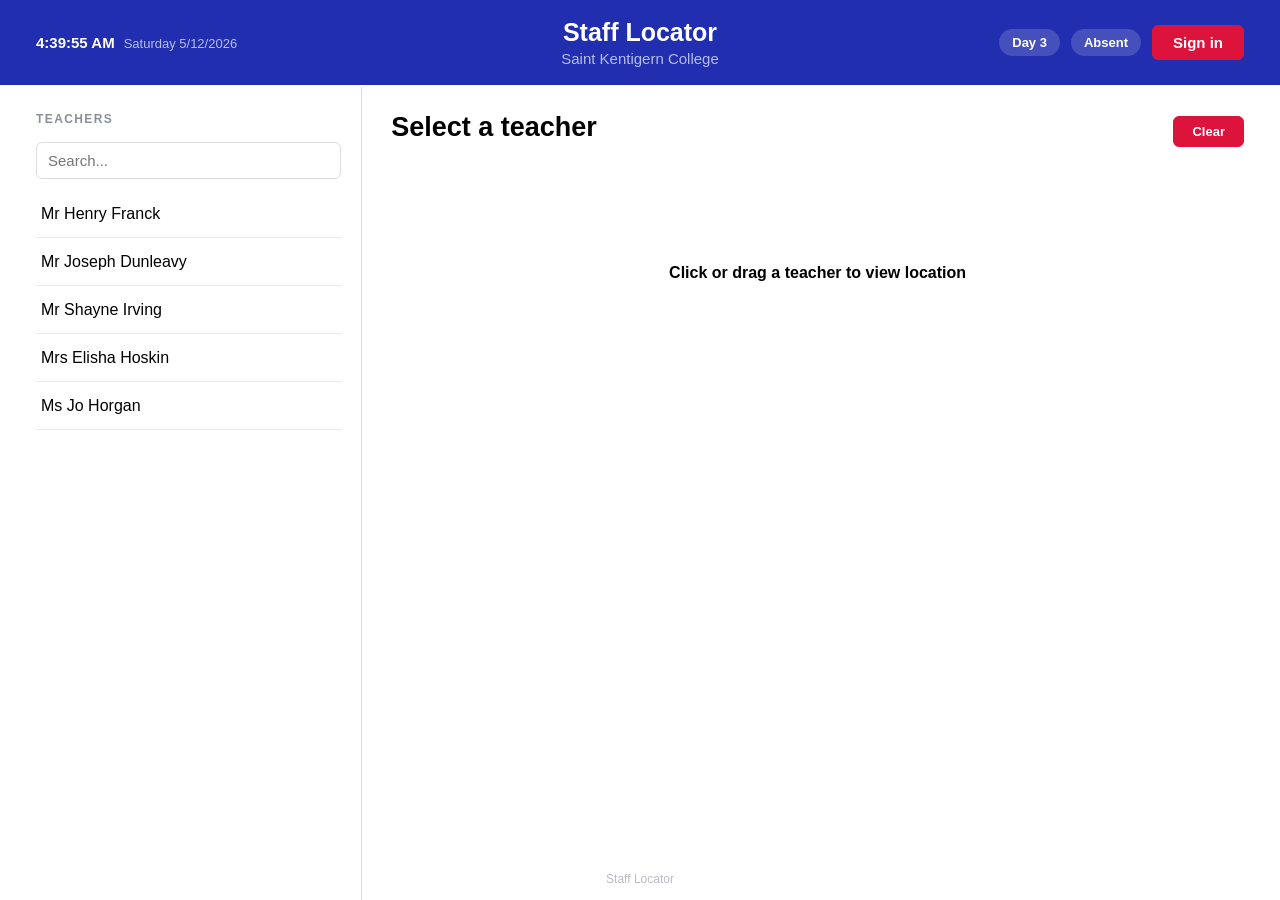
<file: index.html>
<!DOCTYPE html>
<html lang="en">
<head>
    <!-- character set (supports all languages) -->
    <meta charset="UTF-8">
    <!-- makes page work on phones/tablets -->
    <meta name="viewport" content="width=device-width, initial-scale=1.0">
    <!-- shows on browser tab -->
    <title>Staff Locator</title>
    <!-- Link to external CSS file for styling -->
    <link rel="stylesheet" href="index.css">
</head>

<body>
    <!-- Main container - wraps everything -->
    <div class="app-shell">

        <!-- HEADER - top bar -->
        <div class="header">

            <!-- Left: clock and date -->
            <div class="header-left">
                <div class="header-clock">
                    <span class="clock" id="liveClock">--:--:--</span>
                    <span class="date" id="dayDateDisplay"></span>
                </div>
            </div>

            <!-- Center: page title and school name -->
            <div class="header-center">
                <h1>Staff Locator</h1>
                <p class="header-sub">Saint Kentigern College</p>
            </div>

            <!-- Right: status badges and login button -->
            <div class="header-right">
                <span class="pill pill-neutral" id="headerDayBadge">Day –</span>
                <span class="pill pill-neutral" id="headerStatusBadge">—</span>
                <button class="login-btn" id="loginBtn">Login</button>
            </div>
        </div>

        <!-- MAIN CONTENT -->
        <div class="page-content">
            <div class="dashboard">

                <!-- LEFT PANEL: teacher list -->
                <div class="teacher-panel">
                    <div class="panel-title">Teachers</div>
                    <!-- Search box -->
                    <div class="search-box">
                        <input type="text" id="searchInput" placeholder="Search...">
                    </div>
                    <!-- List of teachers -->
                    <div class="teacher-list" id="teacherListContainer">
                        <div class="loading">Loading teachers...</div>
                    </div>
                </div>

                <!-- RIGHT PANEL: timetable for selected teacher -->
                <div class="timetable-panel" id="dropZonePanel">
                    <!-- Header with teacher name and clear button -->
                    <div class="timetable-header">
                        <div class="selected" id="selectedTeacherName">Select a teacher</div>
                        <button class="clear-btn" id="clearListBtn">Clear</button>
                    </div>
                    <!-- Teacher's current status -->
                    <div class="status" id="statusDisplay"></div>
                    <!-- Timetable view -->
                    <div class="timetable-list" id="timetableView">
                        <div class="drop-msg">
                            <div class="main">Click or drag a teacher to view location</div>
                        </div>
                    </div>
                </div>
            </div>

            <!-- FOOTER -->
            <footer>Staff Locator</footer>
        </div>
    </div>

    <!-- Link to external JavaScript file for interactivity -->
    <script src="index.js"></script>
</body>
</html>
</file>
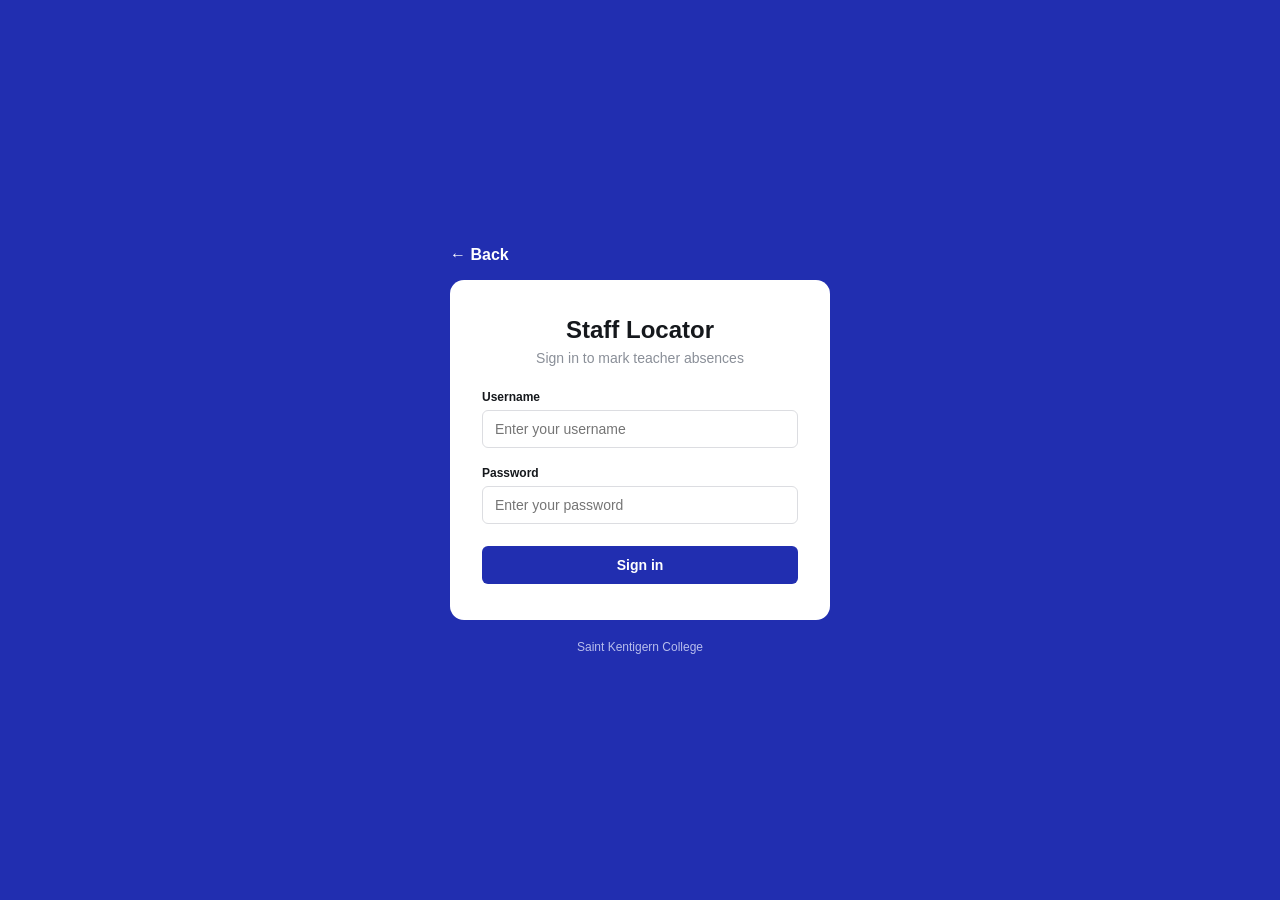
<file: login.html>
<!DOCTYPE html>
<!-- Tells the browser this is an HTML5 document -->

<html lang="en">
<head>
    <meta charset="UTF-8">
    <!-- 'UTF-8' supports all characters -->

    <meta name="viewport" content="width=device-width, initial-scale=1.0">
    <!-- Makes the page responsive: matches screen width and no zoom on load -->

    <title>Login</title>
    <!-- Text -->

    <link rel="stylesheet" href="login.css">
    <!-- Links the CSS file -->
</head>

<body>
    <div class="login-container">
        <!-- A 'container' div -->

        <!-- Back button -->
        <a href="index.html" class="back-btn">← Back</a>
        <!--A hyperlink takes user to the "index.html". it applies "back-btn"  styles -->

        <div class="login-card">
            <!-- A container for the login box (styled as a "login-card") -->

            <div class="login-header">
                <!-- Header of the card -->
                <h1>Staff Locator</h1>
                <p>Sign in to mark teacher absences</p>
                <!-- description under the heading -->
            </div>

            <!-- Error message display -->
            <div id="errorMessage" class="error-message" style="display: none;">
                <!-- used by JavaScript to target this element. hidden by default -->
            </div>

            <form>
                <!-- Collect user input. JavaScript handles clicks on the sign-in button. -->

                <div class="form-div">
                    <!-- 'form-div' groups a label + input field -->
                    <span>Username</span>
                    <!-- inline text-->

                    <input type="text" id="username" placeholder="Enter your username" autocomplete="username">
                    <!-- creates a text box for username input.JavaScript reads this value.
                         placeholder hint text inside box. autocomplete suggest saved usernames. -->
                </div>

                <div class="form-div">
                    <!-- 'form-div' groups a label + input field -->
                    <span>Password</span>
                    <input type="password" id="password" placeholder="Enter your password" autocomplete="current-password">
                    <!-- creates a text box for password input.JavaScript reads this value.
                         placeholder hint text inside box. autocomplete suggest saved password. -->
                </div>

                <button type="submit" id="signBtn" class="signin-btn">Sign in</button>
                <!-- a clickable button.when clicked, it triggers the form's 'submit' event. -->
            </form>
        </div>

        <div class="footer">
            <p>Saint Kentigern College</p>
            <!-- Footer text at the bottom of the page -->
        </div>
    </div>

    <script src="login.js"></script>
    <!-- Links the JavaScript file.-->
</body>
</html>
</file>
<file: index.css>
/* ============================================================
   COLOR PALETTE & SETTINGS
   ============================================================ */
:root {
    /* Main background colour - the blue header */
    --page-bg: #212eb0;
    /* White text on blue background */
    --on-blue-text: #ffffff;
    /* Lighter blue-grey text on blue background */
    --on-blue-muted: #b7bdec;

    /* Card and text colours */
    --card-bg: #ffffff;
    /* White background for cards */
    --text: #000000;
    /* Main text colour - black */
    --muted: #8a8f98;
    /* Grey text for less important info */
    --faint: #b9bcc3;
    /* Very light grey for borders/labels */
    --line: #e9e9ec;
    /* Light grey lines (separators) */
    --line-strong: #dcdde1;
    /* Slightly darker grey lines */

    /* Status colours (green = good, red = absent, blue = info) */
    --blue-bg: #e8f0fe;
    /* Light blue background */
    --blue-text: #2856c7;
    /* Dark blue text */
    --green-bg: #e3f6ea;
    /* Light green background */
    --green-text: #1f8a4c;
    /* Dark green text */
    --red-bg: #fde6e2;
    /* Light red background */
    --red-text: #DC143C;
    /* Dark red text (crimson) */

    /* Size settings */
    --radius: 6px;
    /* How round the corners are */
    --pc-pad-x: 36px;
    /* Left/right padding on desktop */
    --font: Arial, Helvetica, sans-serif;
    /* Font family */
}

/* ============================================================
   RESET STYLES
   ============================================================ */
* {
    margin: 0;
    /* Remove default margins */
    padding: 0;
    /* Remove default padding */
    box-sizing: border-box;
    /* Makes sizing easier - padding stays inside */
}

/* ============================================================
   PAGE BACKGROUND
   ============================================================ */
html,
body {
    height: 100%;
    /* Make page fill the whole screen */
    background: #ffffff;
    /* White background */
    font-family: var(--font);
    /* Use the font we defined above */
    color: var(--text);
    /* Use black text colour */
}

/* ============================================================
   MAIN APP CONTAINER
   ============================================================ */
.app-shell {
    position: fixed;
    /* Stays in one place on screen */
    top: 0;
    left: 0;
    right: 0;
    bottom: 0;
    display: flex;
    /* Uses flexbox for layout */
    flex-direction: column;
    /* Stacks items vertically */
    background: #ffffff;
    /* White background */
    overflow-y: auto;
    /* Allows scrolling if content is too tall */
}

/* Content area - grows to fill available space */
.page-content {
    flex: 1;
    /* Takes up remaining space */
    display: flex;
    flex-direction: column;
    padding: 0 var(--pc-pad-x);
    /* Left/right padding from variables */
}

/* ============================================================
   TOP BLUE HEADER BAR
   The blue strip at the top of the page.
   ============================================================ */
.header {
    display: flex;
    /* Uses flexbox to arrange items in a row */
    justify-content: space-between;
    /* Spreads items out: left, center, right */
    align-items: center;
    /* Vertically centers everything */
    flex-shrink: 0;
    /* Prevents header from shrinking */
    background: var(--page-bg);
    /* Blue background from variables */
    color: var(--on-blue-text);
    /* White text */
    padding: 18px 36px;
    /* Top/bottom and left/right spacing */
    border-bottom: 2px solid #ffffff;
    /* White line at bottom */
}

/* Three sections of the header - left, center, right */
.header-left,
.header-center,
.header-right {
    flex: 1;
    /* Each takes equal space */
    display: flex;
    align-items: center;
    /* Vertically center content */
}

.header-left {
    gap: 11px;
    /* Space between clock and date */
}

.header-center {
    justify-content: center;
    /* Center the title horizontally */
    flex-direction: column;
    /* Stack title and subtitle vertically */
    text-align: center;
    /* Center text alignment */
}

.header-right {
    justify-content: flex-end;
    /* Push content to the right */
    gap: 11px;
    /* Space between items */
}

/* Clock and date styling */
.header-clock {
    display: flex;
    align-items: baseline;
    /* Aligns text at the bottom */
    gap: 9px;
    /* Space between clock and date */
}

.header-clock .clock {
    font-size: 15px;
    font-weight: 600;
    /* Semi-bold */
}

.header-clock .date {
    font-size: 13px;
    color: var(--on-blue-muted);
    /* Lighter colour */
}

/* Title styling */
.header-center h1 {
    font-size: 25px;
    font-weight: 800;
    /* Bold */
}

.header-center .header-sub {
    font-size: 15px;
    color: var(--on-blue-muted);
    /* Lighter colour */
    margin-top: 3px;
    /* Small gap above */
}

/* ============================================================
   PILLS - Small rounded badges
   Used for status indicators (Day, Open/Closed, etc.)
   ============================================================ */
.pill {
    font-size: 13px;
    font-weight: 600;
    padding: 6px 13px;
    /* Space inside the pill */
    border-radius: 14px;
    /* Rounded corners */
    white-space: nowrap;
    /* Prevents text from wrapping */
}

.pill-neutral {
    background: rgba(255, 255, 255, 0.16);
    /* Semi-transparent white */
    color: var(--on-blue-text);
    /* White text */
}

/* ============================================================
   LOGIN BUTTON
   The red button in the top-right corner
   ============================================================ */
.login-btn {
    background: var(--red-text);
    /* Red background */
    color: #ffffff;
    /* White text */
    border: 1px solid var(--red-text);
    /* Red border */
    padding: 8px 20px;
    /* Space inside button */
    border-radius: var(--radius);
    /* Rounded corners */
    font-size: 15px;
    font-weight: 600;
    cursor: pointer;
    /* Hand cursor on hover */
    font-family: var(--font);
}

/* ============================================================
   DASHBOARD - Two columns side by side
   Left: Teacher list  |  Right: Timetable
   ============================================================ */
.dashboard {
    display: flex;
    gap: 0;
    /* No gap between columns */
    flex: 1;
    /* Takes up remaining space */
    min-height: 0;
    /* Allows flex to work properly */
}

/* ============================================================
   LEFT PANEL - Teacher list
   ============================================================ */
.teacher-panel {
    flex: 0 0 27%;
    /* Takes up 27% of the width */
    min-width: 224px;
    /* Minimum width before it shrinks */
    display: flex;
    flex-direction: column;
    border-right: 1px solid var(--line-strong);
    /* Separator line */
    padding: 25px 20px 36px 0;
    /* Top, right, bottom, left */
    height: 100%;
    overflow: hidden;
    /* Hides anything that overflows */
}

.panel-title {
    font-weight: 700;
    font-size: 12px;
    letter-spacing: 1.4px;
    /* Extra space between letters */
    text-transform: uppercase;
    /* ALL CAPS */
    color: var(--muted);
    padding-bottom: 16px;
    flex-shrink: 0;
    /* Prevents title from shrinking */
}

/* ============================================================
   SEARCH BOX
   The input field where users type to filter teachers
   ============================================================ */
.search-box {
    display: flex;
    align-items: center;
    gap: 7px;
    border: 1px solid var(--line-strong);
    /* Grey border */
    border-radius: var(--radius);
    padding: 0 11px;
    margin-bottom: 11px;
    flex-shrink: 0;
}

.search-box input {
    flex: 1;
    /* Takes up remaining space */
    padding: 9px 0;
    font-size: 15px;
    border: none;
    /* Remove default border */
    outline: none;
    /* Remove focus outline */
    font-family: var(--font);
    background: transparent;
    color: var(--text);
}

/* Teacher list - scrollable area */
.teacher-list {
    flex: 1;
    /* Takes up remaining space */
    overflow-y: auto;
    /* Scrolls if too many teachers */
    min-height: 0;
}

/* ============================================================
   TEACHER ITEMS
   Each teacher in the list
   ============================================================ */
.teacher {
    display: flex;
    align-items: center;
    gap: 9px;
    padding: 12px 5px;
    font-size: 16px;
    cursor: pointer;
    /* Clickable */
    border-bottom: 1px solid var(--line);
    /* Light separator */
    min-height: 48px;
}

/* When teacher is absent - strike-through text */
.teacher.absent .name {
    text-decoration: line-through;
    /* Cross out the name */
    color: var(--red-text);
}

.teacher .name {
    flex: 1;
    /* Takes up available space */
    font-weight: 500;
}

/* ============================================================
   RIGHT PANEL - Timetable
   Shows the selected teacher's schedule
   ============================================================ */
.timetable-panel {
    flex: 1;
    /* Takes up remaining space */
    display: flex;
    flex-direction: column;
    overflow: hidden;
    padding: 25px 0 36px 29px;
    /* Top, right, bottom, left */
}

/* Header of the timetable panel */
.timetable-header {
    display: flex;
    justify-content: space-between;
    /* Pushes "Clear" to the right */
    align-items: baseline;
    /* Aligns text at the bottom */
    padding-bottom: 16px;
    flex-shrink: 0;
}

.timetable-header .selected {
    font-size: 27px;
    font-weight: 800;
    /* Very bold */
}

/* Clear button - red, like the login button */
.timetable-header .clear-btn {
    background: var(--red-text);
    color: #ffffff;
    border: 1px solid var(--red-text);
    padding: 7px 18px;
    border-radius: var(--radius);
    font-size: 13px;
    font-weight: 600;
    cursor: pointer;
    font-family: var(--font);
}

/* ============================================================
   STATUS DISPLAY
   Shows the teacher's current status (e.g., "In Room 12")
   ============================================================ */
.status {
    padding: 0 var(--pc-pad-x) 18px 29px;
    margin: 0 calc(-1 * var(--pc-pad-x)) 0 -29px;
    /* Negative margin to stretch full width */
    flex-shrink: 0;
    min-height: 40px;
}

/* Large status badge */
.status .badge-lg {
    display: inline-block;
    padding: 7px 18px;
    border-radius: 16px;
    font-weight: 600;
    font-size: 15px;
    margin-bottom: 8px;
}

/* Different colours for different statuses */
.status .badge-lg.pill-green {
    background: var(--green-bg);
    color: var(--green-text);
}

.status .badge-lg.pill-red {
    background: var(--red-bg);
    color: var(--red-text);
}

/* Class and room details */
.status .details {
    display: flex;
    gap: 27px;
    margin-top: 13px;
    flex-wrap: wrap;
    /* Wraps on small screens */
}

.status .details .item {
    display: flex;
    flex-direction: column;
    gap: 4px;
}

.status .details .item .label {
    font-size: 11px;
    font-weight: 700;
    color: var(--faint);
    text-transform: uppercase;
    letter-spacing: 0.8px;
}

.status .details .item .value.class {
    font-size: 17px;
    font-weight: 700;
}

.status .details .item .value.room {
    display: inline-block;
    font-size: 15px;
    font-weight: 600;
    background: var(--blue-bg);
    color: var(--blue-text);
    padding: 4px 12px;
    border-radius: 12px;
}

.status .msg {
    font-size: 15px;
    color: var(--text);
    margin-top: 9px;
}

/* ============================================================
   TIMETABLE LIST
   Shows all periods for the selected teacher
   ============================================================ */
.timetable-list {
    flex: 1;
    padding-top: 16px;
}

.day-header {
    font-size: 12px;
    font-weight: 700;
    letter-spacing: 1.4px;
    text-transform: uppercase;
    color: var(--faint);
    padding-bottom: 11px;
}

/* ============================================================
   LESSON ROWS
   Each period in the timetable
   Uses CSS Grid for layout
   ============================================================ */
.lesson {
    display: grid;
    grid-template-columns: 94px 123px 1fr auto auto;
    /* Fixed widths for columns */
    gap: 11px;
    align-items: center;
    padding: 11px var(--pc-pad-x) 11px 29px;
    margin: 0 calc(-1 * var(--pc-pad-x)) 0 -29px;
    font-size: 16px;
    border-bottom: 1px solid var(--line);
    /* Separator line */
}

.lesson:last-child {
    border-bottom: none;
}

.lesson .period {
    font-weight: 600;
    font-size: 15px;
}

.lesson .time {
    color: var(--faint);
    font-size: 13px;
}

.lesson .class {
    font-weight: 600;
}

/* Room badge - blue rounded box */
.lesson .room {
    display: inline-block;
    font-size: 13px;
    font-weight: 600;
    background: var(--blue-bg);
    color: var(--blue-text);
    padding: 3px 11px;
    border-radius: 10px;
    justify-self: start;
}

/* Current period - highlighted in green */
.lesson.current {
    background: var(--green-bg);
    border-radius: var(--radius);
}

/* "Now" badge - shows on the current period */
.lesson .cur-badge {
    background: var(--green-bg);
    color: var(--green-text);
    padding: 3px 11px;
    border-radius: 10px;
    font-size: 12px;
    font-weight: 700;
}

/* Absent row - faded */
.lesson.absent {
    opacity: 0.55;
    /* Makes it look faded */
}

/* "absent" badge */
.lesson .absent-badge {
    background: var(--red-bg);
    color: var(--red-text);
    padding: 3px 11px;
    border-radius: 10px;
    font-size: 12px;
    font-weight: 700;
}

/* ============================================================
   PERIOD PICKER - Admin panel
   ============================================================ */
.period-picker {
    padding-top: 5px;
}

.period-picker-label {
    font-size: 15px;
    color: var(--muted);
    margin-bottom: 13px;
}

.period-grid {
    display: grid;
    grid-template-columns: repeat(auto-fill, minmax(134px, 1fr));
    /* Responsive grid */
    gap: 9px;
}

.period-chip {
    display: flex;
    align-items: center;
    gap: 9px;
    background: var(--card-bg);
    border: 1px solid var(--line-strong);
    border-radius: var(--radius);
    padding: 10px 13px;
    font-size: 15px;
    font-weight: 600;
    font-family: var(--font);
    color: var(--text);
    cursor: pointer;
    text-align: left;
}

.period-chip .chip-check {
    width: 18px;
    height: 16px;
    border-radius: 4px;
    border: 1px solid var(--line-strong);
    flex-shrink: 0;
    display: flex;
    align-items: center;
    justify-content: center;
    font-size: 12px;
    color: #fff;
}

.period-chip.absent {
    background: var(--red-bg);
    border-color: var(--red-text);
    color: var(--red-text);
}

.period-chip.absent .chip-check {
    background: var(--red-text);
    border-color: var(--red-text);
}

.period-picker-actions {
    display: flex;
    gap: 18px;
    margin-top: 16px;
}

.link-btn {
    background: transparent;
    border: none;
    color: var(--blue-text);
    font-size: 15px;
    font-weight: 600;
    font-family: var(--font);
    cursor: pointer;
    padding: 0;
}

/* ============================================================
   DROP ZONE
   Message shown when no teacher is selected
   ============================================================ */
.drop-msg {
    text-align: center;
    padding: 45px 18px;
    color: var(--muted);
}

.drop-msg .main {
    font-size: 16px;
    font-weight: 600;
    color: var(--text);
}

/* ============================================================
   FOOTER
   ============================================================ */
footer {
    position: absolute;
    /* Positioned relative to parent */
    left: 0;
    right: 0;
    bottom: 9px;
    text-align: center;
    padding: 5px;
    font-size: 12px;
    color: var(--faint);
    pointer-events: none;
    /* Prevents clicking/interaction */
}

/* ============================================================
   LOADING & EMPTY STATES
   Messages shown when data is loading or no results found
   ============================================================ */
.loading,
.no-results {
    text-align: center;
    padding: 27px;
    color: var(--muted);
    font-size: 15px;
}

/* ============================================================
   RESPONSIVE DESIGN
   These styles make the page look good on different screen sizes
   ============================================================ */

/* TABLETS */
@media (max-width: 800px) {
    :root {
        --pc-pad-x: 20px;
        /* Smaller padding on tablets */
    }

    .header {
        padding: 16px 20px;
    }

    .header-clock .date {
        display: none;
        /* Hide date on tablets to save space */
    }

    .header-center h1 {
        font-size: 21px;
        /* Smaller title */
    }

    .teacher-panel {
        flex: 0 0 32%;
        /* Slightly wider panel */
        min-width: 179px;
    }

    .lesson {
        grid-template-columns: 72px 90px 1fr auto;
        /* Adjust column widths */
        font-size: 15px;
    }

    .timetable-header .selected {
        font-size: 21px;
    }
}

/* PHONES */
@media (max-width: 650px) {
    :root {
        --pc-pad-x: 16px;
    }

    /* Header becomes a stacked layout */
    .header {
        flex-wrap: wrap;
        /* Allows items to wrap to next line */
        justify-content: center;
        gap: 7px;
        padding: 16px;
    }

    .header-left {
        order: 1;
        /* Changes the order of items */
        flex: 0 0 auto;
    }

    .header-center {
        order: 0;
        flex: 0 0 100%;
        /* Takes full width */
    }

    .header-right {
        order: 2;
        flex: 0 0 auto;
        flex-wrap: wrap;
        gap: 9px;
    }

    /* Dashboard becomes a single column (stacked) */
    .dashboard {
        flex-direction: column;
        flex: none;
        min-height: 450px;
        gap: 16px;
    }

    .teacher-panel {
        flex: none;
        max-height: 200px;
        min-width: auto;
        border-right: none;
        /* Remove side border */
        border-bottom: 1px solid var(--line-strong);
        /* Add bottom border */
        padding-right: 0;
        padding-bottom: 16px;
        height: auto;
        overflow: visible;
    }

    .teacher-list {
        max-height: 130px;
        min-height: 0;
    }

    .timetable-panel {
        flex: none;
        min-height: 280px;
        padding: 16px 0 0;
    }

    .timetable-header {
        flex-direction: column;
        /* Stack header items vertically */
        gap: 9px;
        align-items: flex-start;
    }

    .timetable-header .selected {
        font-size: 20px;
    }

    .status {
        padding: 0 0 18px;
        margin: 0;
    }

    .status .details {
        gap: 16px;
    }

    .lesson {
        grid-template-columns: 56px 72px 1fr auto;
        gap: 7px;
        font-size: 13px;
        padding: 9px 0;
        margin: 0;
    }

    .drop-msg {
        padding: 25px 13px;
    }

    .teacher {
        padding: 10px 3px;
        font-size: 15px;
    }

    footer {
        font-size: 11px;
    }
}

/* VERY SMALL PHONES */
@media (max-width: 400px) {
    .status .details {
        flex-direction: column;
        /* Stack details vertically */
        gap: 9px;
    }

    .timetable-header .selected {
        font-size: 18px;
    }

    .lesson {
        grid-template-columns: 45px 60px 1fr auto;
        /* Even smaller columns */
        gap: 6px;
        font-size: 12px;
    }

    .header-center h1 {
        font-size: 19px;
    }
}
</file>
<file: login.css>
/* COLOUR VARIABLES (like paint pots)*/
:root {
    --page-bg: #212eb0;
    /* Blue background for the whole page */
    --card-bg: #ffffff;
    /* White background for the login card */
    --text: #15181c;
    /* Dark grey for most text */
    --muted: #8a8f98;
    /* Lighter grey for less important text */
    --line-strong: #dcdde1;
    /* Light grey for borders/lines */
    --red-bg: #fde6e2;
    /* Pinkish background for error messages */
    --red-text: #c1432d;
    /* Red colour for error text */
    --radius: 6px;
    /* Small rounded corners (for inputs/buttons) */
    --card-radius: 14px;
    /* Bigger rounded corners (for the main card) */
}

/* clean slate for all elements */
* {
    margin: 0;
    /* Remove all default spacing */
    padding: 0;
    /* Remove all default padding */
    box-sizing: border-box;
    /* Makes width/height include padding & borders */
    text-decoration: none;
    /* Removes underlines from links */
}

/* PAGE BODY */
body {
    min-height: 100vh;
    /* Minimum height = full screen height */
    padding: 20px;
    /* Space around the edges */
    display: flex;
    /* Flexbox */
    justify-content: center;
    /* Center content horizontally */
    align-items: center;
    /* Center content vertically */
    background: var(--page-bg);
    /* Blue background */
    font-family: Arial, Helvetica, sans-serif;
    /* Font style */
    font-size: 14px;
    /* Base text size */
    color: var(--text);
    /* Dark text colour */
}

/* LOGIN CONTAINER */
.login-container {
    width: 100%;
    /* Takes full width of its parent */
    max-width: 380px;
    /* But stops growing at 380px */
    display: flex;
    /* Flexbox layout */
    flex-direction: column;
    /* Stacks items vertically (top to bottom) */
    align-items: flex-start;
    /* Aligns items to the left */
}

/* BACK BUTTON */
.back-btn {
    color: #ffffff;
    /* White text */
    font-size: 16px;
    /* Slightly bigger than normal */
    font-weight: 600;
    /* Bold text */
    margin-bottom: 16px;
    /* Space below the button */
}

/* LOGIN CARD*/
.login-card {
    background: var(--card-bg);
    /* White background */
    width: 100%;
    /* Takes full width of container */
    padding: 36px 32px;
    /* Space inside: 36px top/bottom, 32px left/right */
    border-radius: var(--card-radius);
    /* Rounded corners (14px) */
}

/* HEADER */
.login-header {
    margin-bottom: 24px;
    /* Space below the header */
    text-align: center;
    /* Centers the text */
}

.login-header h1 {
    font-size: 24px;
    /* Big title */
    font-weight: 800;
    /* Extra bold */
    margin-bottom: 6px;
    /* Small space below title */
}

.login-header p {
    color: var(--muted);
    /* Grey colour (less important text) */
    font-size: 14px;
    /* Normal text size */
}

/* ERROR MESSAGE */
.error-message {
    background: var(--red-bg);
    /* Pinkish background */
    color: var(--red-text);
    /* Red text */
    padding: 10px 14px;
    /* Space inside the box */
    border-radius: var(--radius);
    /* Small rounded corners*/
    font-size: 13px;
    /* Slightly smaller text */
    font-weight: 600;
    /* Bold */
    margin-bottom: 16px;
    /* Space below the error */
}

/* FORM DIVS */
.form-div {
    margin-bottom: 18px;
    /* Space between each form field */
}

.form-div span {
    display: block;
    /* Makes the label take its own line */
    font-weight: 600;
    /* Bold label text */
    margin-bottom: 6px;
    /* Small space between label and input */
    font-size: 12px;
    /* Smaller text for labels */
}

/* INPUT FIELDS */
.form-div input {
    width: 100%;
    /* Takes full width of the form */
    padding: 10px 12px;
    /* Space inside the box */
    border: 1px solid var(--line-strong);
    /* Light grey border */
    border-radius: var(--radius);
    /* Small rounded corners (6px) */
    font-size: 14px;
    /* Text inside the input */
    outline: none;
    /* Removes the blue glow when you click on it */
}


/* SIGN IN BUTTON */
.signin-btn {
    width: 100%;
    /* Full width button */
    padding: 11px;
    /* Space inside the button */
    background: var(--page-bg);
    /* Blue background */
    color: #fff;
    /* White text */
    border: none;
    /* No border */
    border-radius: var(--radius);
    /* Small rounded corners */
    font-size: 14px;
    /* Text size */
    font-weight: 700;
    /* Bold text */
    cursor: pointer;
    /* Changes mouse to a hand when hovering */
    margin-top: 4px;
    /* Small space above the button */
}

/* FOOTER */
.footer {
    margin-top: 20px;
    /* Space above the footer */
    font-size: 12px;
    /* Small text */
    color: #b7bdec;
    /* Light blue */
    text-align: center;
    /* Centers the text */
    width: 100%;
    /* Takes full width */
}

/* RESPONSIVE DESIGN */
@media (max-width: 480px) {
    /* This only applies when screen width is 480px or less (phones) */

    .login-card {
        padding: 28px 22px;
        /* Less padding on small screens (saves space) */
    }

    .login-header h1 {
        font-size: 21px;
        /* Slightly smaller title on phones */
    }
}
</file>
